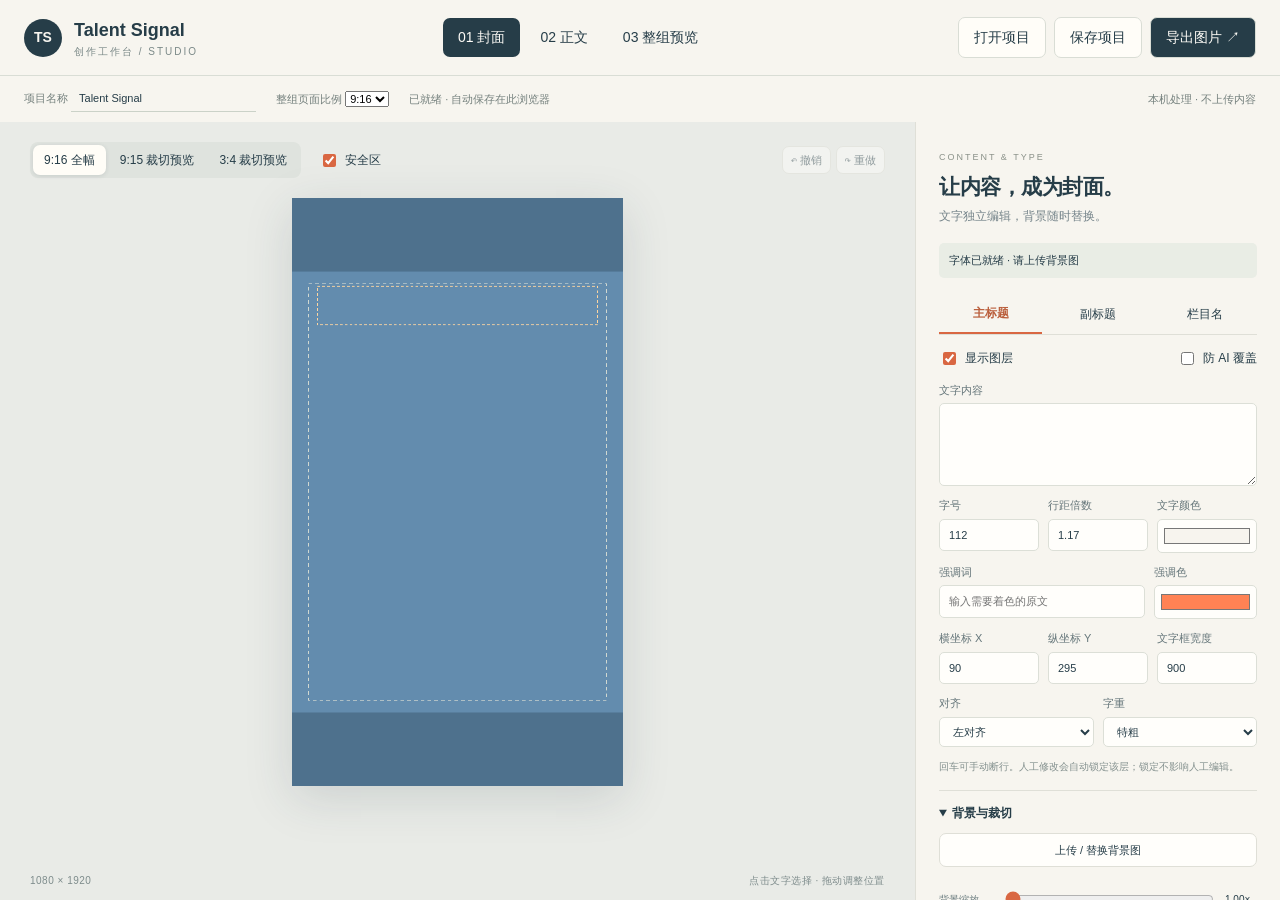
<file: docs/index.html>
<!doctype html>
<html lang="zh-CN"><head><meta charset="utf-8"><meta name="viewport" content="width=device-width,initial-scale=1"><title>Talent Signal · 创作工作台</title><link rel="stylesheet" href="studio.css"></head>
<body>
<header><div class="brand"><span>TS</span><div><strong>Talent Signal</strong><small>创作工作台 / STUDIO</small></div></div>
<nav aria-label="编辑模块"><button data-tab="cover" aria-selected="true">01 封面</button><button data-tab="body" aria-selected="false">02 正文</button><button data-tab="preview" aria-selected="false">03 整组预览</button></nav>
<div class="actions"><button id="open" disabled>打开项目</button><button id="save" disabled>保存项目</button><button id="export" class="primary" disabled>导出图片 ↗</button></div></header>
<div class="meta"><label>项目名称 <input id="name" value="Talent Signal" maxlength="100" disabled></label><label>整组页面比例 <select id="ratio" disabled><option value="9:16">9:16</option><option value="9:15">9:15</option><option value="3:4">3:4</option></select></label><span id="status" role="status">正在加载编辑器与本地字体…</span><span>本机处理 · 不上传内容</span></div>
<main id="workspace"><iframe id="cover" class="panel active" title="Talent Signal 封面编辑器" src="cover/index.html?v=ratio915"></iframe><iframe id="body" class="panel" title="正文编辑器（不含封面）" src="body/index.html?v=20260923-ratio915-1" inert></iframe>
<section id="preview" class="panel" inert><div class="preview-heading"><div><h1>从封面到最后一页。</h1><p>封面与正文使用统一比例；正文按画布重新排版。封面由 Talent Signal 标准编辑器渲染。</p></div><button id="refresh">刷新预览</button></div><div id="gallery"></div></section></main>
<dialog id="exportDialog"><form method="dialog"><h2>导出图片</h2><p>使用顶部「整组页面比例」：9:16、9:15 或 3:4。正文以 2 倍分辨率导出。</p><label>范围<select id="scope"><option value="all">整组：封面 + 正文</option><option value="cover">仅封面</option><option value="body">仅正文</option></select></label><label>格式<select id="format"><option value="image/png">PNG 无损</option><option value="image/jpeg">JPG</option></select></label><p>多张图片打包为 ZIP，按顺序编号；封面不会进入正文排版引擎。</p><div class="dialog-actions"><button value="cancel">取消</button><button id="download" type="button" class="primary">开始导出</button></div></form></dialog>
<input id="file" type="file" accept=".json,application/json" hidden>
<script src="core.js?v=20260923-ratio915-1"></script><script src="studio.js?v=20260923-ratio915-1"></script></body></html>
</file>
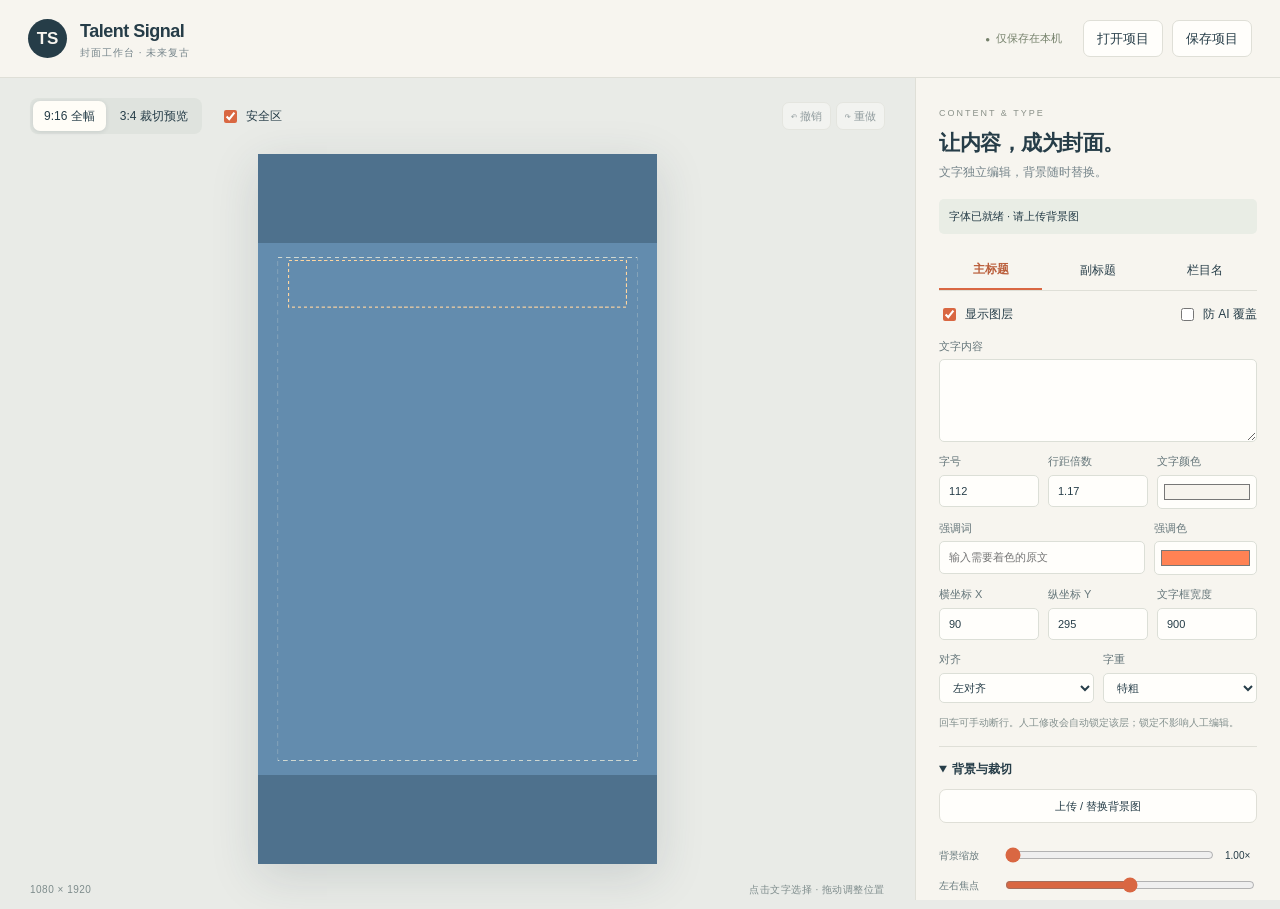
<file: editor/index.html>
<!doctype html>
<html lang="zh-CN">
<head><meta charset="utf-8"><meta name="viewport" content="width=device-width,initial-scale=1"><title>Talent Signal · 封面工作台</title><link rel="stylesheet" href="editor.css"></head>
<body>
<header><div class="brand"><span class="signal">TS</span><div><strong>Talent Signal</strong><span class="caption">封面工作台 · 未来复古</span></div></div><div class="top-actions"><span class="local">仅保存在本机</span><button id="import">打开项目</button><button id="save">保存项目</button></div></header>
<main><section class="studio"><div class="toolbar"><div class="segmented"><button id="full" class="active">9:16 全幅</button><button id="crop">3:4 裁切预览</button></div><label class="check"><input type="checkbox" id="safe" checked>安全区</label><div class="history"><button id="undo" title="撤销">↶ 撤销</button><button id="redo" title="重做">↷ 重做</button></div></div>
<div class="canvas-stage"><div id="canvas-wrap"><canvas id="preview" width="1080" height="1920" aria-label="封面预览，可点击选中文字层并拖动"></canvas><canvas id="overlay" width="1080" height="1920" aria-hidden="true"></canvas></div></div>
<div class="preview-footer"><span id="dimensions">1080 × 1920</span><span>点击文字选择 · 拖动调整位置</span></div>
</section><aside><div class="panel-heading"><span class="eyebrow">CONTENT & TYPE</span><h1>让内容，成为封面。</h1><p>文字独立编辑，背景随时替换。</p></div>
<div id="status" role="status" aria-live="polite">正在加载本地字体…</div>
<div id="downloads" aria-label="已准备好的下载文件"></div>
<div id="layer-tabs" class="tabs"><button data-layer="title" class="active">主标题</button><button data-layer="subtitle">副标题</button><button data-layer="series">栏目名</button></div>
<div class="layer-options"><label class="check"><input id="visible" type="checkbox">显示图层</label><label class="check" title="锁定仅防止 AI 更新，仍可人工修改"><input id="locked" type="checkbox">防 AI 覆盖</label></div>
<label class="field">文字内容<textarea id="text" rows="3" maxlength="2000"></textarea></label>
<div class="row"><label class="field">字号<input id="fontSize" type="number" min="12" max="300" step="1"></label><label class="field">行距倍数<input id="lineHeight" type="number" min="0.8" max="3" step="0.01"></label><label class="field">文字颜色<input id="color" type="color"></label></div>
<div class="row"><label class="field wide">强调词<input id="highlight" type="text" maxlength="200" placeholder="输入需要着色的原文"></label><label class="field">强调色<input id="highlightColor" type="color"></label></div>
<div class="row"><label class="field">横坐标 X<input id="x" type="number" min="-1080" max="2160"></label><label class="field">纵坐标 Y<input id="y" type="number" min="-1920" max="3840"></label><label class="field">文字框宽度<input id="width" type="number" min="40" max="2160"></label></div>
<div class="row"><label class="field">对齐<select id="align"><option value="left">左对齐</option><option value="center">居中</option><option value="right">右对齐</option></select></label><label class="field">字重<select id="fontWeight"><option value="400">常规</option><option value="700">粗体</option><option value="900">特粗</option></select></label></div>
<p class="hint">回车可手动断行。人工修改会自动锁定该层；锁定不影响人工编辑。</p>
<details open><summary>背景与裁切</summary><button id="background" class="wide-button">上传 / 替换背景图</button><div class="range-field"><label for="scale">背景缩放</label><input id="scale" type="range" min="1" max="5" step="0.01"><output id="scale-value"></output></div><div class="range-field"><label for="focusX">左右焦点</label><input id="focusX" type="range" min="0" max="1" step="0.01"></div><div class="range-field"><label for="focusY">上下焦点</label><input id="focusY" type="range" min="0" max="1" step="0.01"></div><p class="hint">替换背景保留全部文字。只接收本地 PNG、JPEG、WebP。</p></details>
<div id="warnings" class="warnings" role="status"></div><div class="exports"><button id="export-full" class="primary" disabled>导出 9:16 PNG</button><button id="export-crop" disabled>导出 3:4 PNG</button></div><p class="footnote">所有编辑和导出在本机进行 · 不上传任何内容</p>
</aside></main><input id="project-file" type="file" accept=".json,application/json" hidden><input id="background-file" type="file" accept="image/png,image/jpeg,image/webp" hidden>
<script src="fonts.js"></script><script src="seed.js"></script><script src="render-core.js"></script><script src="editor.js"></script>
</body></html>
</file>
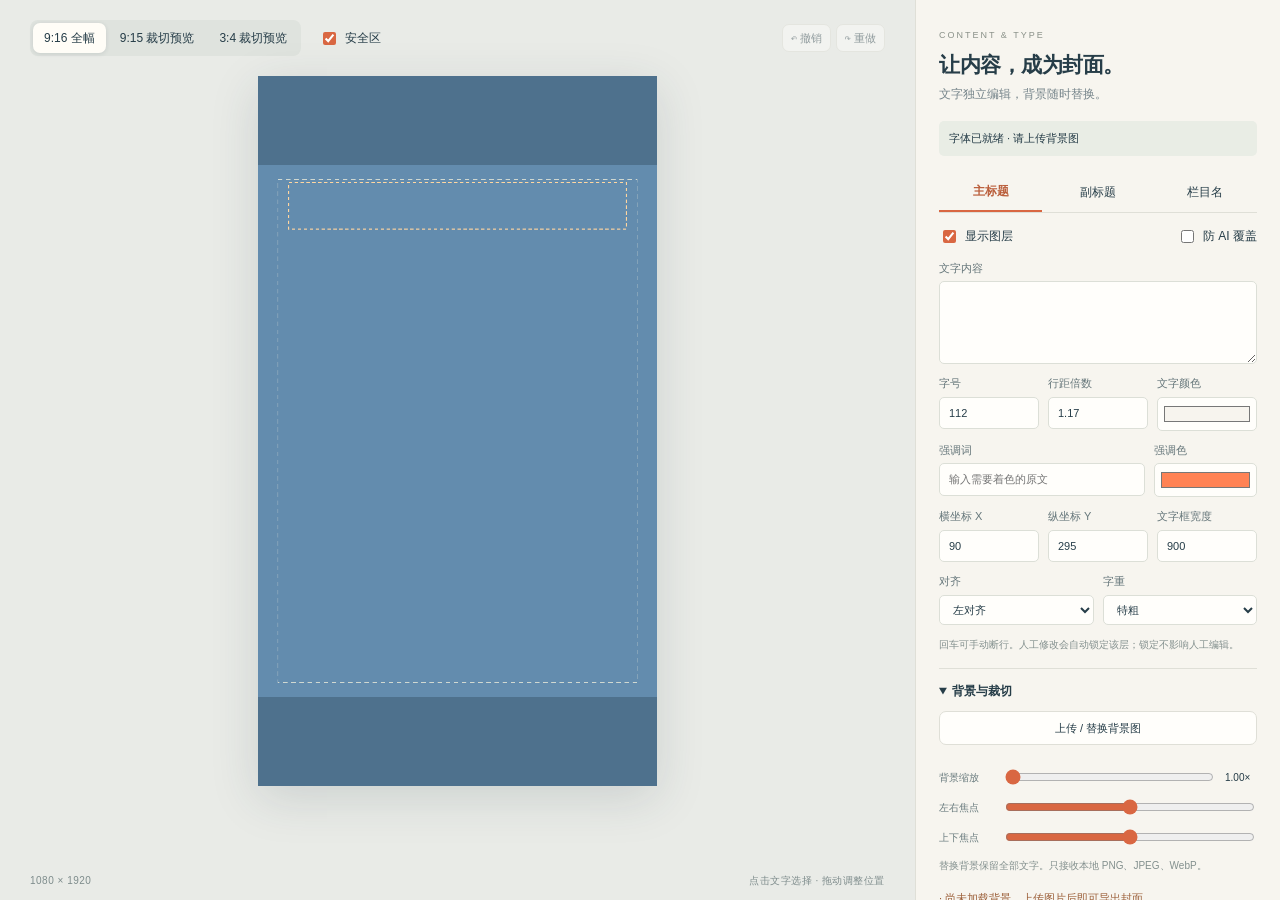
<file: docs/cover/index.html>
<!doctype html>
<html lang="zh-CN">
<head><meta charset="utf-8"><meta name="viewport" content="width=device-width,initial-scale=1"><title>Talent Signal · 封面工作台</title><link rel="stylesheet" href="editor.css?v=ratio915"></head>
<body>
<header><div class="brand"><span class="signal">TS</span><div><strong>Talent Signal</strong><span class="caption">封面工作台 · 未来复古</span></div></div><div class="top-actions"><span class="local">仅保存在本机</span><button id="import">打开项目</button><button id="save">保存项目</button></div></header>
<main><section class="studio"><div class="toolbar"><div class="segmented"><button id="full" class="active">9:16 全幅</button><button id="medium">9:15 裁切预览</button><button id="crop">3:4 裁切预览</button></div><label class="check"><input type="checkbox" id="safe" checked>安全区</label><div class="history"><button id="undo" title="撤销">↶ 撤销</button><button id="redo" title="重做">↷ 重做</button></div></div>
<div class="canvas-stage"><div id="canvas-wrap"><canvas id="preview" width="1080" height="1920" aria-label="封面预览，可点击选中文字层并拖动"></canvas><canvas id="overlay" width="1080" height="1920" aria-hidden="true"></canvas></div></div>
<div class="preview-footer"><span id="dimensions">1080 × 1920</span><span>点击文字选择 · 拖动调整位置</span></div>
</section><aside><div class="panel-heading"><span class="eyebrow">CONTENT & TYPE</span><h1>让内容，成为封面。</h1><p>文字独立编辑，背景随时替换。</p></div>
<div id="status" role="status" aria-live="polite">正在加载本地字体…</div>
<div id="downloads" aria-label="已准备好的下载文件"></div>
<div id="layer-tabs" class="tabs"><button data-layer="title" class="active">主标题</button><button data-layer="subtitle">副标题</button><button data-layer="series">栏目名</button></div>
<div class="layer-options"><label class="check"><input id="visible" type="checkbox">显示图层</label><label class="check" title="锁定仅防止 AI 更新，仍可人工修改"><input id="locked" type="checkbox">防 AI 覆盖</label></div>
<label class="field">文字内容<textarea id="text" rows="3" maxlength="2000"></textarea></label>
<div class="row"><label class="field">字号<input id="fontSize" type="number" min="12" max="300" step="1"></label><label class="field">行距倍数<input id="lineHeight" type="number" min="0.8" max="3" step="0.01"></label><label class="field">文字颜色<input id="color" type="color"></label></div>
<div class="row"><label class="field wide">强调词<input id="highlight" type="text" maxlength="200" placeholder="输入需要着色的原文"></label><label class="field">强调色<input id="highlightColor" type="color"></label></div>
<div class="row"><label class="field">横坐标 X<input id="x" type="number" min="-1080" max="2160"></label><label class="field">纵坐标 Y<input id="y" type="number" min="-1920" max="3840"></label><label class="field">文字框宽度<input id="width" type="number" min="40" max="2160"></label></div>
<div class="row"><label class="field">对齐<select id="align"><option value="left">左对齐</option><option value="center">居中</option><option value="right">右对齐</option></select></label><label class="field">字重<select id="fontWeight"><option value="400">常规</option><option value="700">粗体</option><option value="900">特粗</option></select></label></div>
<p class="hint">回车可手动断行。人工修改会自动锁定该层；锁定不影响人工编辑。</p>
<details open><summary>背景与裁切</summary><button id="background" class="wide-button">上传 / 替换背景图</button><div class="range-field"><label for="scale">背景缩放</label><input id="scale" type="range" min="1" max="5" step="0.01"><output id="scale-value"></output></div><div class="range-field"><label for="focusX">左右焦点</label><input id="focusX" type="range" min="0" max="1" step="0.01"></div><div class="range-field"><label for="focusY">上下焦点</label><input id="focusY" type="range" min="0" max="1" step="0.01"></div><p class="hint">替换背景保留全部文字。只接收本地 PNG、JPEG、WebP。</p></details>
<div id="warnings" class="warnings" role="status"></div><div class="exports"><button id="export-full" class="primary" disabled>导出 9:16 PNG</button><button id="export-medium" disabled>导出 9:15 PNG</button><button id="export-crop" disabled>导出 3:4 PNG</button></div><p class="footnote">所有编辑和导出在本机进行 · 不上传任何内容</p>
</aside></main><input id="project-file" type="file" accept=".json,application/json" hidden><input id="background-file" type="file" accept="image/png,image/jpeg,image/webp" hidden>
<script src="fonts.js"></script><script src="seed.js"></script><script src="render-core.js"></script><script src="editor.js?v=ratio915"></script><script src="studio-bridge.js"></script>
</body></html>
</file>
<file: docs/studio.css>
:root{font:14px/1.5 -apple-system,BlinkMacSystemFont,"PingFang SC",sans-serif;color:#263d48;background:#e9ebe7}*{box-sizing:border-box}body{margin:0}button,input,select{font:inherit}button{cursor:pointer;border:1px solid #d9ddd5;background:#fffdf8;border-radius:7px;padding:9px 15px;color:inherit}button:hover{background:#e9ede5}button:disabled{opacity:.5;cursor:wait}button:focus-visible,input:focus-visible,select:focus-visible{outline:2px solid #d96742;outline-offset:3px}header{height:76px;display:flex;align-items:center;justify-content:space-between;padding:0 24px;gap:20px;background:#f7f5ef;border-bottom:1px solid #d9ddd5}.brand{display:flex;align-items:center;gap:12px}.brand>span{background:#263d48;color:#f7f5ef;border-radius:50%;width:38px;height:38px;display:grid;place-items:center;font-weight:800}.brand strong{font-size:18px}.brand small{display:block;color:#7b8988;font-size:10px;letter-spacing:2px}nav{display:flex;gap:5px}nav button{border:0;background:transparent}nav button[aria-selected=true]{background:#263d48;color:#fffdf8}.actions{display:flex;gap:8px}.primary{background:#263d48;color:#fffdf8}.primary:hover{background:#395762}.meta{height:46px;display:flex;gap:20px;align-items:center;padding:0 24px;background:#f7f5ef;font-size:11px;color:#75817e}.meta input{border:0;border-bottom:1px solid #cbd2c8;background:transparent;padding:4px 8px;color:#263d48;width:185px}.meta>span:last-child{margin-left:auto}#status.error{color:#ab402d}#workspace{height:calc(100vh - 122px);position:relative;overflow:hidden}.panel{position:absolute;inset:0;width:100%;height:100%;border:0;visibility:hidden;pointer-events:none}.panel.active{visibility:visible;pointer-events:auto}#preview{overflow:auto;padding:28px 36px}.preview-heading{display:flex;justify-content:space-between;align-items:center;margin-bottom:24px}.preview-heading h1{font-size:24px;margin:0 0 8px}.preview-heading p{font-size:12px;color:#748581;margin:0}#gallery{display:grid;grid-template-columns:repeat(auto-fill,minmax(220px,1fr));gap:26px;align-items:start}figure{margin:0}figure img{width:100%;display:block;box-shadow:0 8px 28px #263d4820}figcaption{margin-top:10px;font-size:12px}.empty{padding:30px;border:1px dashed #9aa99f;border-radius:10px;color:#76847d}dialog{border:1px solid #d9ddd5;border-radius:14px;background:#f7f5ef;color:inherit;width:min(500px,92vw);padding:28px}dialog::backdrop{background:#132b3880}dialog h2{margin:0 0 15px}dialog p{font-size:12px;color:#748581}dialog label{display:block;margin:15px 0}dialog select{display:block;width:100%;padding:9px;margin-top:5px;border:1px solid #ccd3c9;border-radius:5px;background:#fffdf8}.dialog-actions{display:flex;justify-content:flex-end;gap:10px;margin-top:24px}@media(max-width:1050px){header{height:120px;flex-wrap:wrap;gap:8px;padding:12px}nav{order:3;width:100%;justify-content:center}.meta{padding:0 12px}.meta>span:last-child{display:none}#workspace{height:calc(100vh - 166px)}.actions button{padding:8px}.brand strong{font-size:15px}#preview{padding:20px}}
</file>
<file: editor/editor.css>
*{box-sizing:border-box} :root{color-scheme:light;--ink:#263d48;--muted:#75848a;--paper:#f7f5ef;--line:#dfdfd7;--orange:#d96742} body{margin:0;font:13px/1.5 -apple-system,BlinkMacSystemFont,"PingFang SC",sans-serif;color:var(--ink);background:#e9ebe7}button,input,textarea,select{font:inherit}button{border:1px solid var(--line);border-radius:7px;padding:8px 13px;background:#fffefb;color:var(--ink);cursor:pointer;transition:background .15s}button:hover{background:#f0eee5}button:disabled{opacity:.45;cursor:not-allowed}button:focus-visible,input:focus-visible,textarea:focus-visible,select:focus-visible{outline:2px solid #cf704b;outline-offset:2px}header{height:78px;background:var(--paper);border-bottom:1px solid var(--line);display:flex;align-items:center;justify-content:space-between;padding:0 28px}.brand{display:flex;gap:13px;align-items:center}.signal{display:grid;place-items:center;width:39px;height:39px;background:var(--ink);color:var(--paper);font-size:17px;font-weight:800;border-radius:50%}.brand strong{font-size:18px;letter-spacing:-.5px}.caption{display:block;color:var(--muted);font-size:10px;letter-spacing:1px}.top-actions{display:flex;gap:9px;align-items:center}.local{font-size:11px;color:#75816b;margin-right:12px}.local:before{content:'●';font-size:8px;margin-right:6px}main{display:grid;grid-template-columns:minmax(350px,1fr) 365px;min-height:calc(100vh - 78px)}.studio{padding:20px 30px 12px;min-width:0;display:flex;flex-direction:column;align-items:stretch}.toolbar{display:flex;align-items:center;gap:18px;max-width:900px;width:100%;margin:0 auto 20px}.segmented{display:flex;gap:3px;background:#dfe3de;padding:3px;border-radius:8px}.segmented button{border:none;background:transparent;font-size:12px;padding:6px 11px}.segmented button.active{background:#fffdf7;box-shadow:0 1px 4px #283b4420}.check{display:flex;gap:6px;align-items:center;font-size:12px;white-space:nowrap}.check input{accent-color:var(--orange)}.history{display:flex;gap:5px;margin-left:auto}.history button{padding:5px 8px;font-size:11px}.canvas-stage{min-height:400px;display:flex;align-items:flex-start;justify-content:center;flex:1}#canvas-wrap{position:relative;width:min(100%,calc((100vh - 190px)*.5625));min-width:225px;aspect-ratio:9/16;background:#638cae;box-shadow:0 12px 45px #263d4826;transition:aspect-ratio .12s;overflow:hidden}#canvas-wrap.crop{aspect-ratio:3/4;width:min(100%,calc((100vh - 190px)*.75))}#canvas-wrap canvas{width:100%;height:auto;display:block}#canvas-wrap.crop canvas{position:absolute;top:-16.6666667%}#overlay{position:absolute;left:0;top:0;touch-action:none;cursor:default}.preview-footer{display:flex;justify-content:space-between;font-size:10px;color:#7e8c8c;margin:18px auto 0;max-width:900px;width:100%;letter-spacing:.5px}aside{background:var(--paper);border-left:1px solid var(--line);padding:24px 23px;max-height:calc(100vh - 78px);overflow:auto}.eyebrow{font-size:9px;letter-spacing:2px;color:#8a9189}.panel-heading h1{font-size:21px;letter-spacing:-.5px;margin:5px 0}.panel-heading p{color:var(--muted);font-size:12px;margin:0 0 18px}#status{font-size:11px;padding:9px 10px;background:#e9ede5;border-radius:5px;margin-bottom:16px;overflow-wrap:anywhere}#status.error{background:#f8e1d7;color:#9b452c}.tabs{display:flex;border-bottom:1px solid var(--line);gap:4px}.tabs button{border:0;background:none;flex:1;border-radius:0;padding:10px 4px;font-size:12px}.tabs button.active{border-bottom:2px solid var(--orange);font-weight:700;color:#ba5e3b}.layer-options{display:flex;justify-content:space-between;margin:14px 0}.field{display:flex;flex-direction:column;gap:5px;font-size:11px;color:#65767a;min-width:0;flex:1;margin:0 0 11px}.field input,.field select,.field textarea{background:#fffefb;border:1px solid #dcdfd7;border-radius:5px;padding:7px 9px;width:100%;color:var(--ink);min-width:0}.field textarea{resize:vertical;line-height:1.6;font-size:14px}.field input[type=color]{height:34px;padding:4px;cursor:pointer}.row{display:flex;gap:9px}.wide{flex:2}.hint{font-size:10px;color:#83908e;margin:0 0 15px;line-height:1.7}details{border-top:1px solid var(--line);padding-top:13px;margin-top:9px}summary{font-size:12px;cursor:pointer;margin-bottom:11px;font-weight:600}.wide-button{width:100%;font-size:11px;margin-bottom:12px}.range-field{display:flex;align-items:center;gap:9px;margin:10px 0}.range-field label{font-size:10px;min-width:55px;color:#687a7d}.range-field input{min-width:0;flex:1;accent-color:var(--orange)}.range-field output{font-size:10px;min-width:32px}.warnings{font-size:11px;color:#9b5e38;line-height:1.7;margin:12px 0}.warnings p{margin:3px 0}.exports{display:grid;grid-template-columns:1fr 1fr;gap:8px;margin-top:16px}.exports button{font-size:11px;padding:11px 4px}.primary{background:var(--ink);color:#fff;border-color:var(--ink)}.primary:hover{background:#354e5c}.footnote{font-size:9px;text-align:center;color:#909990;margin:13px 0 0}@media(max-width:800px){header{padding:0 15px}.local{display:none}main{grid-template-columns:1fr}.studio{padding:15px;min-height:570px}#canvas-wrap{width:260px}#canvas-wrap.crop{width:340px}.toolbar{gap:9px}.history{gap:3px}aside{border-left:0;border-top:1px solid var(--line);max-height:none}.panel-heading{display:none}.top-actions button{padding:7px 8px}.brand strong{font-size:16px}}
#downloads a{display:block;padding:6px 0;font-size:11px;color:#285868;overflow-wrap:anywhere}#downloads:not(:empty){margin:-8px 0 18px}
</file>
<file: docs/cover/editor.css>
*{box-sizing:border-box} :root{color-scheme:light;--ink:#263d48;--muted:#75848a;--paper:#f7f5ef;--line:#dfdfd7;--orange:#d96742} body{margin:0;font:13px/1.5 -apple-system,BlinkMacSystemFont,"PingFang SC",sans-serif;color:var(--ink);background:#e9ebe7}button,input,textarea,select{font:inherit}button{border:1px solid var(--line);border-radius:7px;padding:8px 13px;background:#fffefb;color:var(--ink);cursor:pointer;transition:background .15s}button:hover{background:#f0eee5}button:disabled{opacity:.45;cursor:not-allowed}button:focus-visible,input:focus-visible,textarea:focus-visible,select:focus-visible{outline:2px solid #cf704b;outline-offset:2px}header{height:78px;background:var(--paper);border-bottom:1px solid var(--line);display:flex;align-items:center;justify-content:space-between;padding:0 28px}.brand{display:flex;gap:13px;align-items:center}.signal{display:grid;place-items:center;width:39px;height:39px;background:var(--ink);color:var(--paper);font-size:17px;font-weight:800;border-radius:50%}.brand strong{font-size:18px;letter-spacing:-.5px}.caption{display:block;color:var(--muted);font-size:10px;letter-spacing:1px}.top-actions{display:flex;gap:9px;align-items:center}.local{font-size:11px;color:#75816b;margin-right:12px}.local:before{content:'●';font-size:8px;margin-right:6px}main{display:grid;grid-template-columns:minmax(350px,1fr) 365px;min-height:calc(100vh - 78px)}.studio{padding:20px 30px 12px;min-width:0;display:flex;flex-direction:column;align-items:stretch}.toolbar{display:flex;align-items:center;gap:18px;max-width:900px;width:100%;margin:0 auto 20px}.segmented{display:flex;gap:3px;background:#dfe3de;padding:3px;border-radius:8px}.segmented button{border:none;background:transparent;font-size:12px;padding:6px 11px}.segmented button.active{background:#fffdf7;box-shadow:0 1px 4px #283b4420}.check{display:flex;gap:6px;align-items:center;font-size:12px;white-space:nowrap}.check input{accent-color:var(--orange)}.history{display:flex;gap:5px;margin-left:auto}.history button{padding:5px 8px;font-size:11px}.canvas-stage{min-height:400px;display:flex;align-items:flex-start;justify-content:center;flex:1}#canvas-wrap{position:relative;width:min(100%,calc((100vh - 190px)*.5625));min-width:225px;aspect-ratio:9/16;background:#638cae;box-shadow:0 12px 45px #263d4826;transition:aspect-ratio .12s;overflow:hidden}#canvas-wrap.crop{aspect-ratio:3/4;width:min(100%,calc((100vh - 190px)*.75))}#canvas-wrap canvas{width:100%;height:auto;display:block}#canvas-wrap.crop canvas{position:absolute;top:-16.6666667%}#overlay{position:absolute;left:0;top:0;touch-action:none;cursor:default}.preview-footer{display:flex;justify-content:space-between;font-size:10px;color:#7e8c8c;margin:18px auto 0;max-width:900px;width:100%;letter-spacing:.5px}aside{background:var(--paper);border-left:1px solid var(--line);padding:24px 23px;max-height:calc(100vh - 78px);overflow:auto}.eyebrow{font-size:9px;letter-spacing:2px;color:#8a9189}.panel-heading h1{font-size:21px;letter-spacing:-.5px;margin:5px 0}.panel-heading p{color:var(--muted);font-size:12px;margin:0 0 18px}#status{font-size:11px;padding:9px 10px;background:#e9ede5;border-radius:5px;margin-bottom:16px;overflow-wrap:anywhere}#status.error{background:#f8e1d7;color:#9b452c}.tabs{display:flex;border-bottom:1px solid var(--line);gap:4px}.tabs button{border:0;background:none;flex:1;border-radius:0;padding:10px 4px;font-size:12px}.tabs button.active{border-bottom:2px solid var(--orange);font-weight:700;color:#ba5e3b}.layer-options{display:flex;justify-content:space-between;margin:14px 0}.field{display:flex;flex-direction:column;gap:5px;font-size:11px;color:#65767a;min-width:0;flex:1;margin:0 0 11px}.field input,.field select,.field textarea{background:#fffefb;border:1px solid #dcdfd7;border-radius:5px;padding:7px 9px;width:100%;color:var(--ink);min-width:0}.field textarea{resize:vertical;line-height:1.6;font-size:14px}.field input[type=color]{height:34px;padding:4px;cursor:pointer}.row{display:flex;gap:9px}.wide{flex:2}.hint{font-size:10px;color:#83908e;margin:0 0 15px;line-height:1.7}details{border-top:1px solid var(--line);padding-top:13px;margin-top:9px}summary{font-size:12px;cursor:pointer;margin-bottom:11px;font-weight:600}.wide-button{width:100%;font-size:11px;margin-bottom:12px}.range-field{display:flex;align-items:center;gap:9px;margin:10px 0}.range-field label{font-size:10px;min-width:55px;color:#687a7d}.range-field input{min-width:0;flex:1;accent-color:var(--orange)}.range-field output{font-size:10px;min-width:32px}.warnings{font-size:11px;color:#9b5e38;line-height:1.7;margin:12px 0}.warnings p{margin:3px 0}.exports{display:grid;grid-template-columns:1fr 1fr;gap:8px;margin-top:16px}.exports button{font-size:11px;padding:11px 4px}.primary{background:var(--ink);color:#fff;border-color:var(--ink)}.primary:hover{background:#354e5c}.footnote{font-size:9px;text-align:center;color:#909990;margin:13px 0 0}@media(max-width:800px){header{padding:0 15px}.local{display:none}main{grid-template-columns:1fr}.studio{padding:15px;min-height:570px}#canvas-wrap{width:260px}#canvas-wrap.crop{width:340px}.toolbar{gap:9px}.history{gap:3px}aside{border-left:0;border-top:1px solid var(--line);max-height:none}.panel-heading{display:none}.top-actions button{padding:7px 8px}.brand strong{font-size:16px}}
#downloads a{display:block;padding:6px 0;font-size:11px;color:#285868;overflow-wrap:anywhere}#downloads:not(:empty){margin:-8px 0 18px}
#canvas-wrap.medium{aspect-ratio:9/15;width:min(100%,calc((100vh - 190px)*.6))}#canvas-wrap.medium canvas{position:absolute;top:-3.3333333%}
</file>
